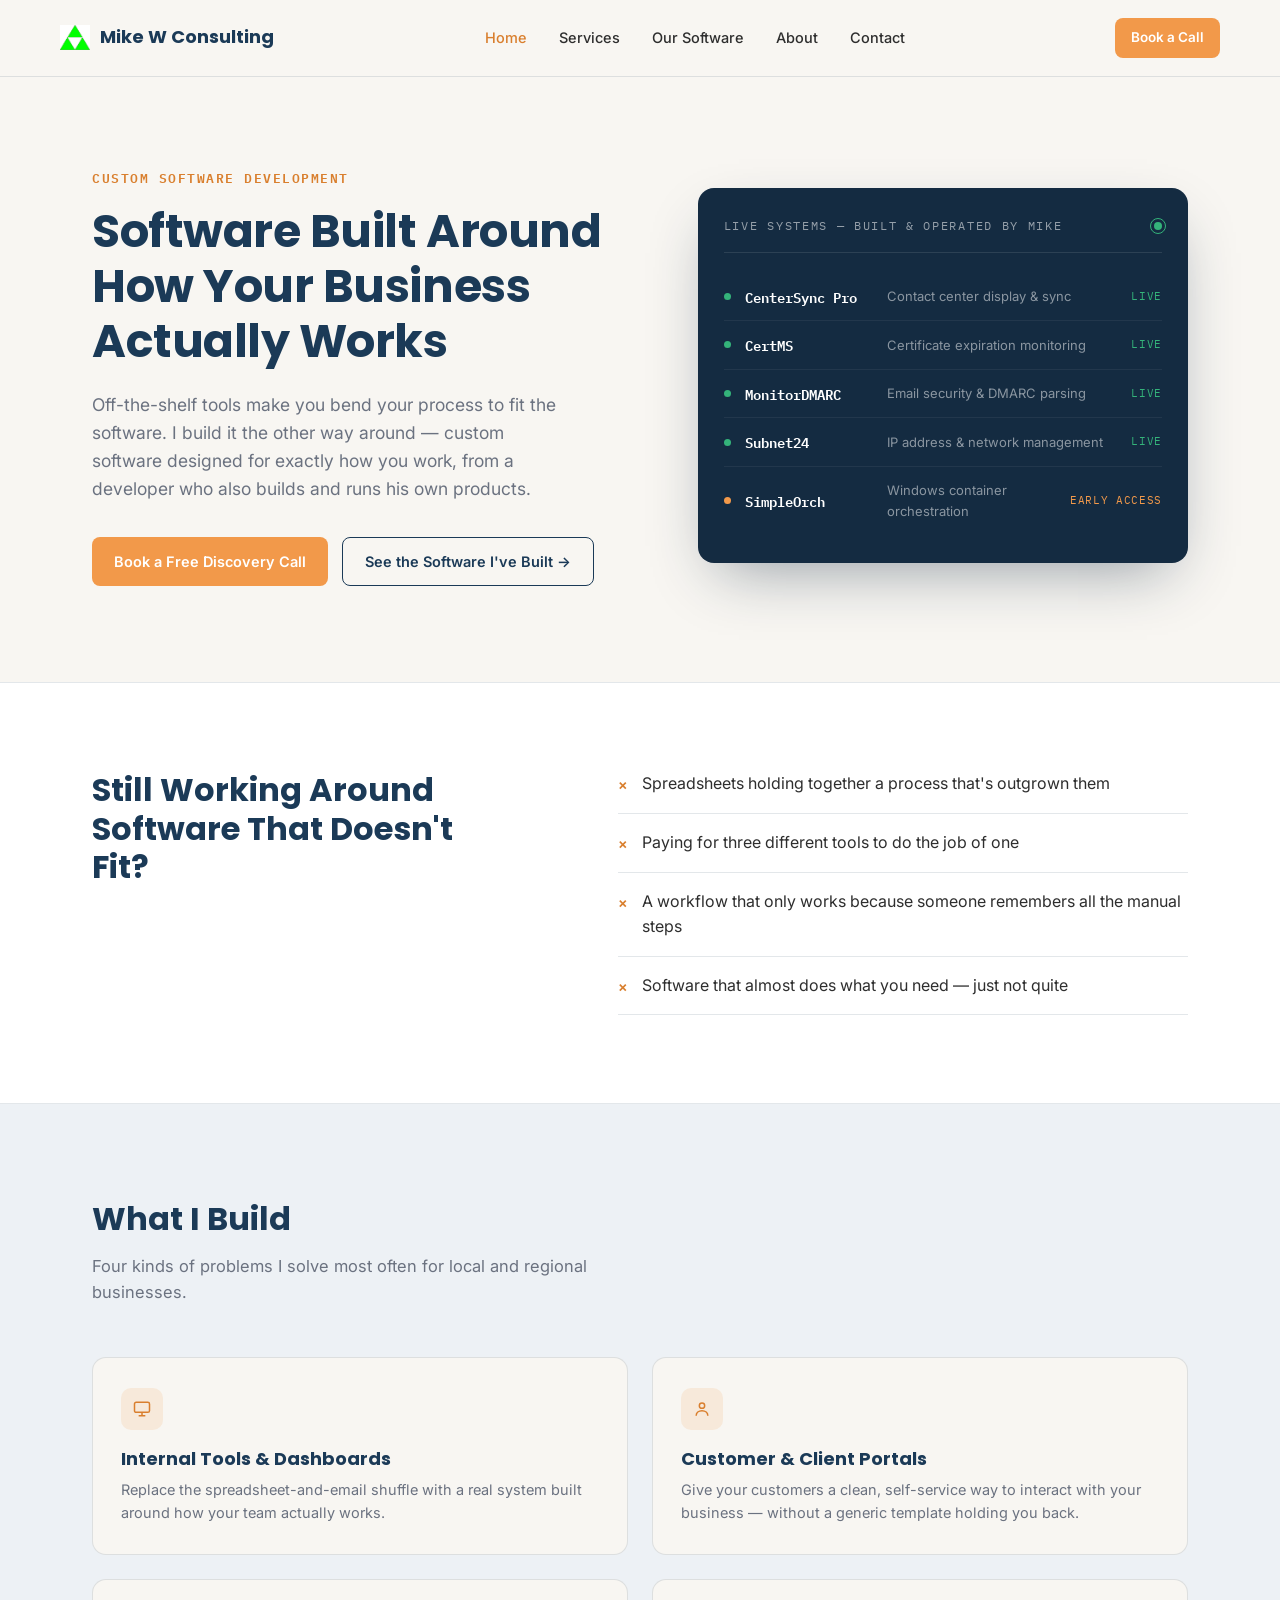
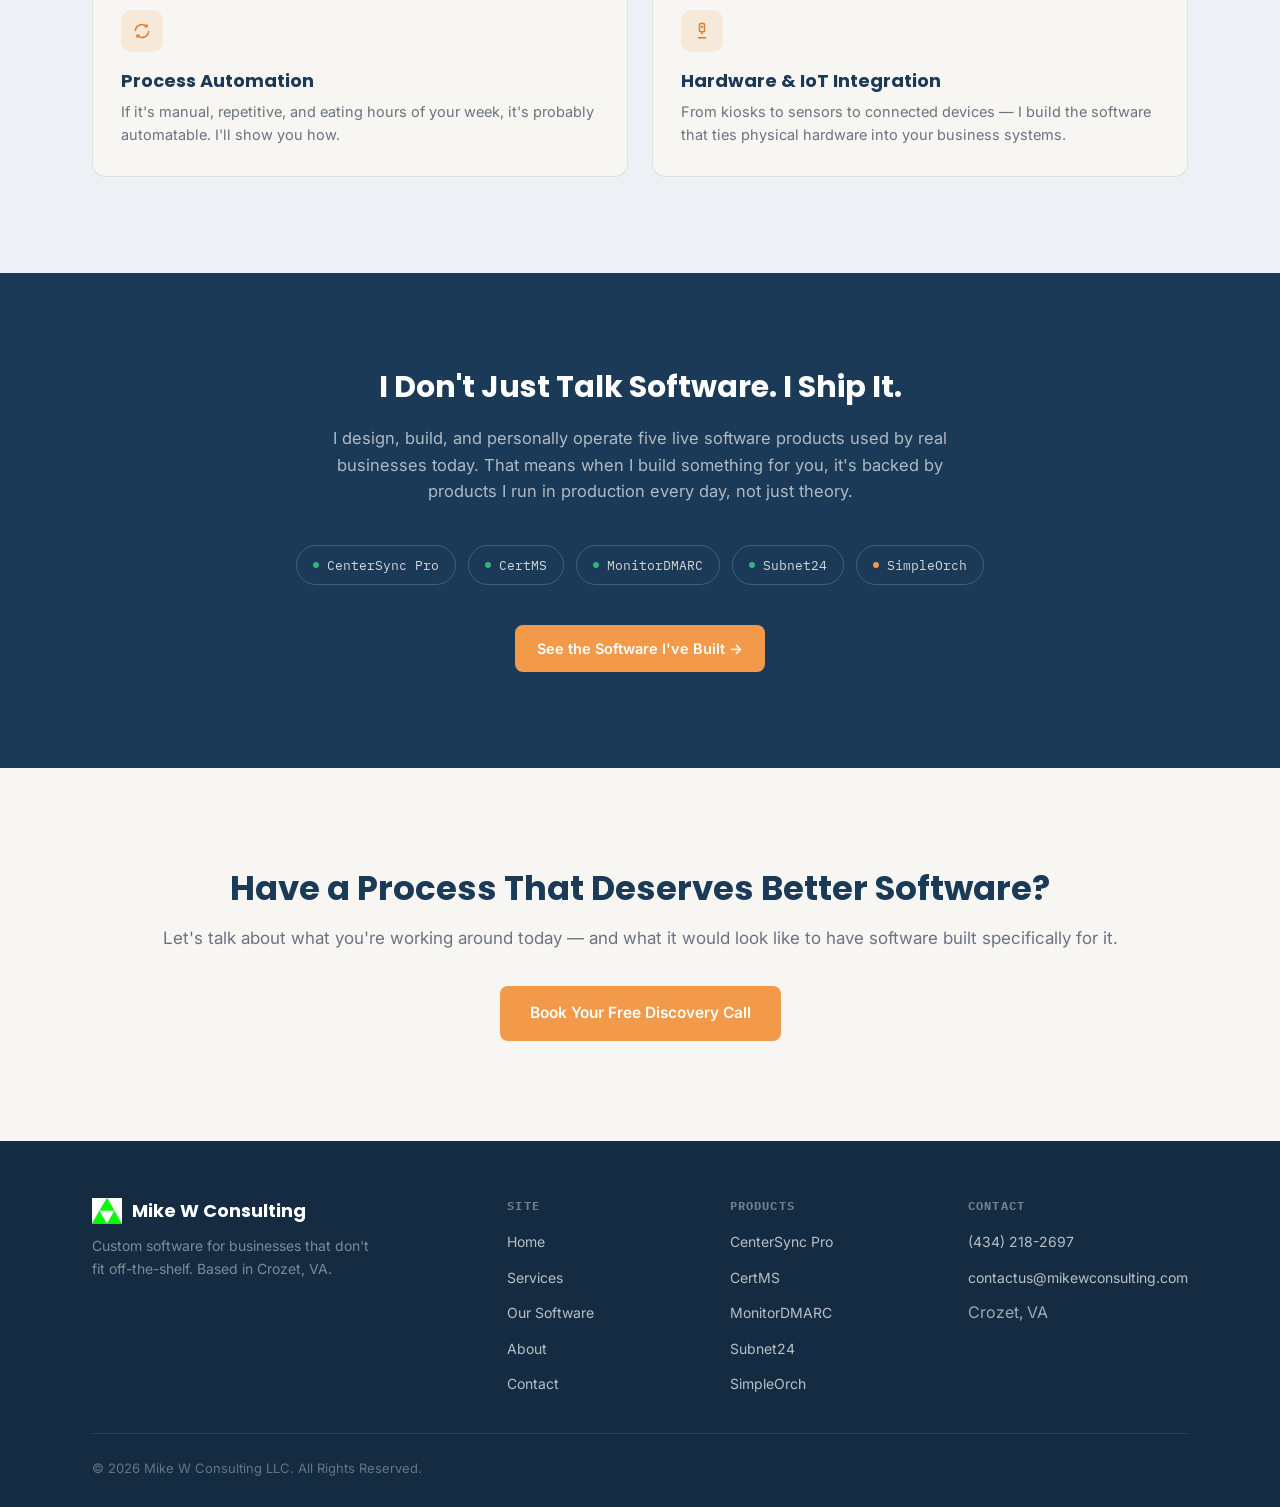
<file: index.html>
<!DOCTYPE html>
<html lang="en">
<head>
<meta charset="UTF-8">
<meta name="viewport" content="width=device-width, initial-scale=1.0">
<link rel="icon" type="image/x-icon" href="images/favicon.ico">
<title>Custom Software Development | Mike W Consulting LLC</title>
<meta name="description" content="Custom software for businesses that don't fit off-the-shelf. Serving Crozet, Charlottesville, Waynesboro, and the surrounding areas.">
<link rel="preconnect" href="https://fonts.googleapis.com">
<link rel="preconnect" href="https://fonts.gstatic.com" crossorigin>
<link href="https://fonts.googleapis.com/css2?family=Poppins:wght@500;600;700&family=Inter:wght@400;500;600&family=IBM+Plex+Mono:wght@500;600&display=swap" rel="stylesheet">
<link rel="stylesheet" href="styles.css">
</head>
<body>

<header>
  <div class="wrap nav-inner">
    <a href="index.html" class="logo"><img src="images/MWC-Logo-Tight2.png" alt="Mike W Consulting Logo" class="logo-img"> Mike W Consulting</a>
    <nav aria-label="Primary">
      <ul id="nav-list">
        <li><a href="index.html" class="active">Home</a></li>
        <li><a href="services.html">Services</a></li>
        <li><a href="our-software.html">Our Software</a></li>
        <li><a href="about.html">About</a></li>
        <li><a href="contact.html">Contact</a></li>
      </ul>
    </nav>
    <div class="nav-actions">
      <a href="contact.html" class="btn btn-primary btn-sm nav-cta">Book a Call</a>
      <button class="nav-toggle" id="nav-toggle" aria-expanded="false" aria-controls="nav-list" aria-label="Toggle menu">
        <span></span><span></span><span></span>
      </button>
    </div>
  </div>
</header>

<section class="hero">
  <div class="wrap hero-grid">
    <div>
      <span class="eyebrow">Custom Software Development</span>
      <h1>Software Built Around How Your Business Actually Works</h1>
      <p class="lede">Off-the-shelf tools make you bend your process to fit the software. I build it the other way around — custom software designed for exactly how you work, from a developer who also builds and runs his own products.</p>
      <div class="hero-ctas">
        <a href="contact.html" class="btn btn-primary">Book a Free Discovery Call</a>
        <a href="our-software.html" class="btn btn-outline">See the Software I've Built &rarr;</a>
      </div>
    </div>

    <div class="systems-panel">
      <div class="systems-panel-head">
        <span class="systems-panel-title">Live Systems &mdash; Built &amp; Operated by Mike</span>
        <span class="pulse-dot" aria-hidden="true"></span>
      </div>

      <div class="system-row">
        <span class="status-dot"></span>
        <span class="system-name">CenterSync Pro</span>
        <span class="system-desc">Contact center display &amp; sync</span>
        <span class="system-status">Live</span>
      </div>
      <div class="system-row">
        <span class="status-dot"></span>
        <span class="system-name">CertMS</span>
        <span class="system-desc">Certificate expiration monitoring</span>
        <span class="system-status">Live</span>
      </div>
      <div class="system-row">
        <span class="status-dot"></span>
        <span class="system-name">MonitorDMARC</span>
        <span class="system-desc">Email security &amp; DMARC parsing</span>
        <span class="system-status">Live</span>
      </div>
      <div class="system-row">
        <span class="status-dot"></span>
        <span class="system-name">Subnet24</span>
        <span class="system-desc">IP address &amp; network management</span>
        <span class="system-status">Live</span>
      </div>
      <div class="system-row">
        <span class="status-dot amber"></span>
        <span class="system-name">SimpleOrch</span>
        <span class="system-desc">Windows container orchestration</span>
        <span class="system-status amber">Early Access</span>
      </div>
    </div>
  </div>
</section>

<section class="problem">
  <div class="wrap problem-grid">
    <h2>Still Working Around Software That Doesn't Fit?</h2>
    <ul class="problem-list">
      <li><span class="x">&times;</span> Spreadsheets holding together a process that's outgrown them</li>
      <li><span class="x">&times;</span> Paying for three different tools to do the job of one</li>
      <li><span class="x">&times;</span> A workflow that only works because someone remembers all the manual steps</li>
      <li><span class="x">&times;</span> Software that almost does what you need &mdash; just not quite</li>
    </ul>
  </div>
</section>

<section class="build">
  <div class="wrap">
    <div class="build-head">
      <h2>What I Build</h2>
      <p>Four kinds of problems I solve most often for local and regional businesses.</p>
    </div>
    <div class="build-grid">
      <div class="build-card">
        <div class="build-icon">
          <svg width="20" height="20" viewBox="0 0 24 24" fill="none" stroke="#D97F2E" stroke-width="1.8"><rect x="3" y="4" width="18" height="12" rx="2"/><path d="M8 20h8M12 16v4"/></svg>
        </div>
        <h3>Internal Tools &amp; Dashboards</h3>
        <p>Replace the spreadsheet-and-email shuffle with a real system built around how your team actually works.</p>
      </div>
      <div class="build-card">
        <div class="build-icon">
          <svg width="20" height="20" viewBox="0 0 24 24" fill="none" stroke="#D97F2E" stroke-width="1.8"><circle cx="12" cy="8" r="3.2"/><path d="M5 20c0-3.5 3-6 7-6s7 2.5 7 6"/></svg>
        </div>
        <h3>Customer &amp; Client Portals</h3>
        <p>Give your customers a clean, self-service way to interact with your business &mdash; without a generic template holding you back.</p>
      </div>
      <div class="build-card">
        <div class="build-icon">
          <svg width="20" height="20" viewBox="0 0 24 24" fill="none" stroke="#D97F2E" stroke-width="1.8"><path d="M4 12a8 8 0 0 1 14-5"/><path d="M20 12a8 8 0 0 1-14 5"/><path d="M18 4v3h-3M6 20v-3h3"/></svg>
        </div>
        <h3>Process Automation</h3>
        <p>If it's manual, repetitive, and eating hours of your week, it's probably automatable. I'll show you how.</p>
      </div>
      <div class="build-card">
        <div class="build-icon">
          <svg width="20" height="20" viewBox="0 0 24 24" fill="none" stroke="#D97F2E" stroke-width="1.8"><rect x="9" y="3" width="6" height="10" rx="1.2"/><path d="M12 13v3M7 20h10"/><circle cx="12" cy="7" r="1.4" fill="#D97F2E" stroke="none"/></svg>
        </div>
        <h3>Hardware &amp; IoT Integration</h3>
        <p>From kiosks to sensors to connected devices &mdash; I build the software that ties physical hardware into your business systems.</p>
      </div>
    </div>
  </div>
</section>

<section class="proof">
  <div class="wrap">
    <h2>I Don't Just Talk Software. I Ship It.</h2>
    <p>I design, build, and personally operate five live software products used by real businesses today. That means when I build something for you, it's backed by products I run in production every day, not just theory.</p>
    <div class="proof-chips">
      <span class="chip"><span class="dot"></span>CenterSync Pro</span>
      <span class="chip"><span class="dot"></span>CertMS</span>
      <span class="chip"><span class="dot"></span>MonitorDMARC</span>
      <span class="chip"><span class="dot"></span>Subnet24</span>
      <span class="chip"><span class="dot amber"></span>SimpleOrch</span>
    </div>
    <a href="our-software.html" class="btn btn-primary">See the Software I've Built &rarr;</a>
  </div>
</section>

<section class="closing">
  <div class="wrap">
    <h2>Have a Process That Deserves Better Software?</h2>
    <p>Let's talk about what you're working around today &mdash; and what it would look like to have software built specifically for it.</p>
    <a href="contact.html" class="btn btn-primary btn-lg">Book Your Free Discovery Call</a>
  </div>
</section>

<footer>
  <div class="wrap">
    <div class="footer-top">
      <div class="footer-brand">
        <div class="logo"><img src="images/MWC-Logo-Tight2.png" alt="Mike W Consulting Logo" class="logo-img"> Mike W Consulting</div>
        <p>Custom software for businesses that don't fit off-the-shelf. Based in Crozet, VA.</p>
      </div>
      <div class="footer-col">
        <h4>Site</h4>
        <ul>
          <li><a href="index.html">Home</a></li>
          <li><a href="services.html">Services</a></li>
          <li><a href="our-software.html">Our Software</a></li>
          <li><a href="about.html">About</a></li>
          <li><a href="contact.html">Contact</a></li>
        </ul>
      </div>
      <div class="footer-col">
        <h4>Products</h4>
        <ul>
          <li><a href="https://centersyncpro.com" target="_blank" rel="noopener">CenterSync Pro</a></li>
          <li><a href="https://certms.com" target="_blank" rel="noopener">CertMS</a></li>
          <li><a href="https://monitordmarc.com" target="_blank" rel="noopener">MonitorDMARC</a></li>
          <li><a href="https://subnet24.com" target="_blank" rel="noopener">Subnet24</a></li>
          <li><a href="https://simpleorch.io" target="_blank" rel="noopener">SimpleOrch</a></li>
        </ul>
      </div>
      <div class="footer-col">
        <h4>Contact</h4>
        <ul>
          <li><a href="tel:4342182697">(434) 218-2697</a></li>
          <li><a href="mailto:contactus@mikewconsulting.com">contactus@mikewconsulting.com</a></li>
          <li>Crozet, VA</li>
        </ul>
      </div>
    </div>
    <div class="footer-bottom">
      <span>&copy; <span id="year">2026</span> Mike W Consulting LLC. All Rights Reserved.</span>
    </div>
  </div>
</footer>

<script src="script.js"></script>
</body>
</html>
</file>
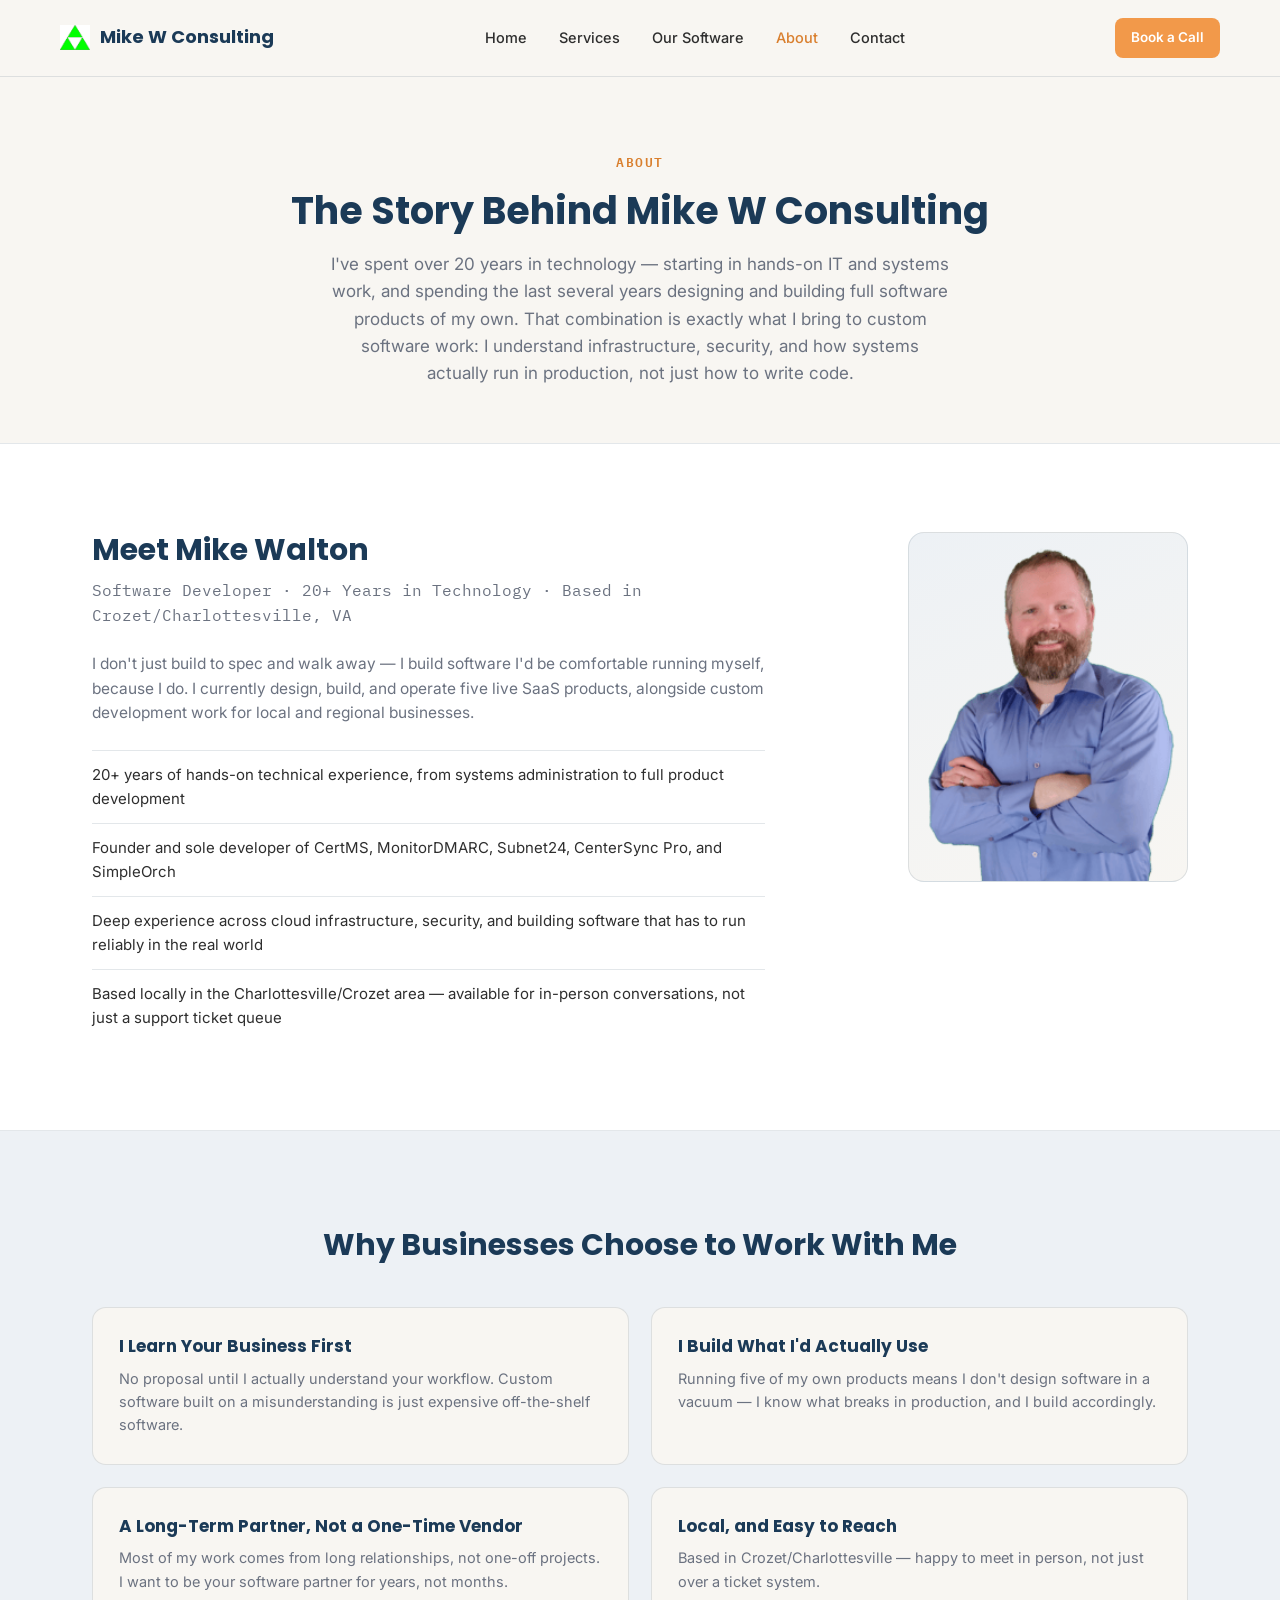
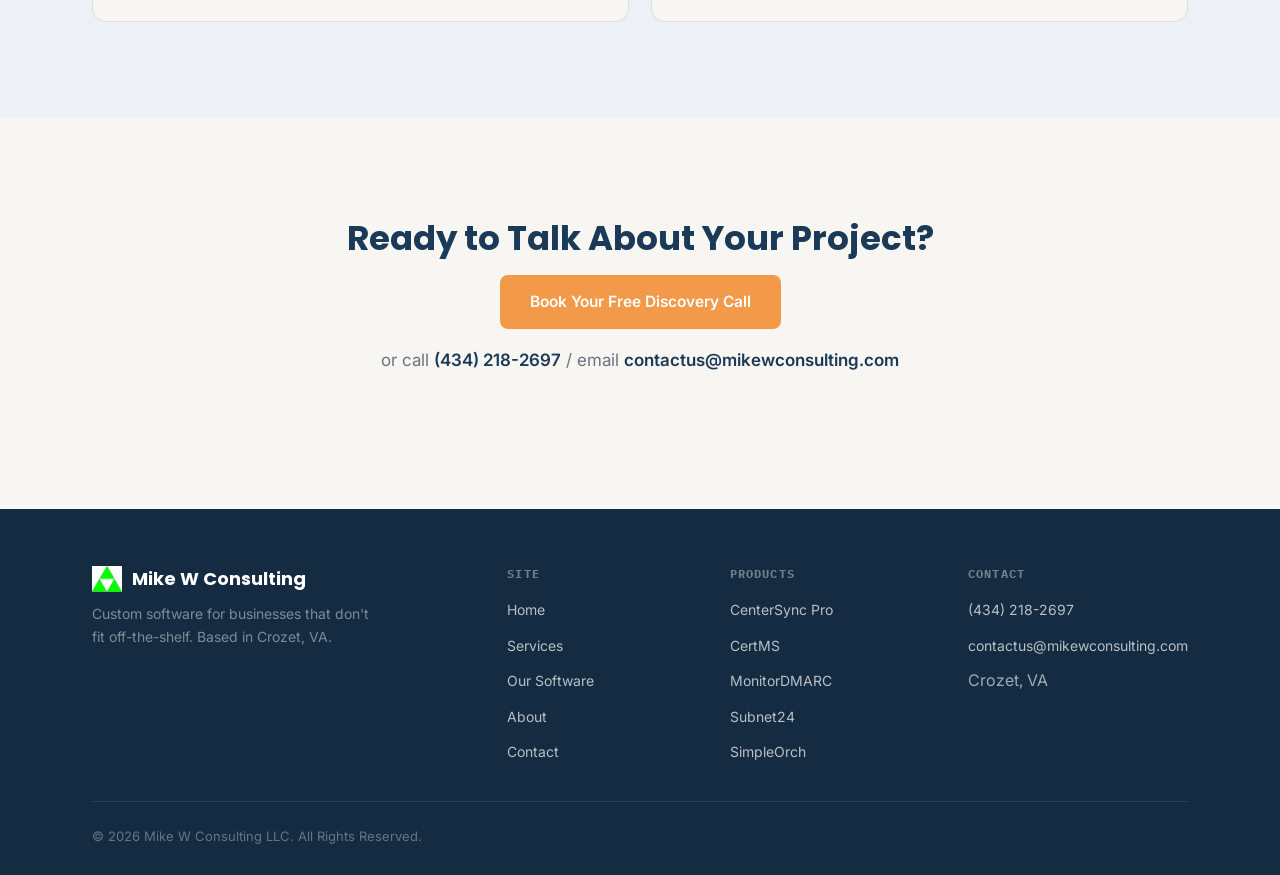
<file: about.html>
<!DOCTYPE html>
<html lang="en">
<head>
<meta charset="UTF-8">
<meta name="viewport" content="width=device-width, initial-scale=1.0">
<link rel="icon" type="image/x-icon" href="images/favicon.ico">
<title>About Mike Walton | Mike W Consulting LLC</title>
<meta name="description" content="Meet Mike Walton — 20+ years in technology, founder of five live SaaS products, now building custom software for local and regional businesses.">
<link rel="preconnect" href="https://fonts.googleapis.com">
<link rel="preconnect" href="https://fonts.gstatic.com" crossorigin>
<link href="https://fonts.googleapis.com/css2?family=Poppins:wght@500;600;700&family=Inter:wght@400;500;600&family=IBM+Plex+Mono:wght@500;600&display=swap" rel="stylesheet">
<link rel="stylesheet" href="styles.css">
</head>
<body>

<header>
  <div class="wrap nav-inner">
    <a href="index.html" class="logo"><img src="images/MWC-Logo-Tight2.png" alt="Mike W Consulting Logo" class="logo-img"> Mike W Consulting</a>
    <nav aria-label="Primary">
      <ul id="nav-list">
        <li><a href="index.html">Home</a></li>
        <li><a href="services.html">Services</a></li>
        <li><a href="our-software.html">Our Software</a></li>
        <li><a href="about.html" class="active">About</a></li>
        <li><a href="contact.html">Contact</a></li>
      </ul>
    </nav>
    <div class="nav-actions">
      <a href="contact.html" class="btn btn-primary btn-sm nav-cta">Book a Call</a>
      <button class="nav-toggle" id="nav-toggle" aria-expanded="false" aria-controls="nav-list" aria-label="Toggle menu">
        <span></span><span></span><span></span>
      </button>
    </div>
  </div>
</header>

<section class="page-hero">
  <div class="wrap">
    <span class="eyebrow">About</span>
    <h1>The Story Behind Mike W Consulting</h1>
    <p>I've spent over 20 years in technology &mdash; starting in hands-on IT and systems work, and spending the last several years designing and building full software products of my own. That combination is exactly what I bring to custom software work: I understand infrastructure, security, and how systems actually run in production, not just how to write code.</p>
  </div>
</section>

<section class="meet">
  <div class="wrap meet-grid">
    <div class="meet-copy">
      <h2>Meet Mike Walton</h2>
      <p class="meet-sub">Software Developer &middot; 20+ Years in Technology &middot; Based in Crozet/Charlottesville, VA</p>
      <p>I don't just build to spec and walk away &mdash; I build software I'd be comfortable running myself, because I do. I currently design, build, and operate five live SaaS products, alongside custom development work for local and regional businesses.</p>
      <ul class="bio-list">
        <li>20+ years of hands-on technical experience, from systems administration to full product development</li>
        <li>Founder and sole developer of CertMS, MonitorDMARC, Subnet24, CenterSync Pro, and SimpleOrch</li>
        <li>Deep experience across cloud infrastructure, security, and building software that has to run reliably in the real world</li>
        <li>Based locally in the Charlottesville/Crozet area &mdash; available for in-person conversations, not just a support ticket queue</li>
      </ul>
    </div>
    <div class="meet-photo">
      <div class="photo-frame" role="img" aria-label="Photo of Mike Walton placeholder — replace with a real headshot"><img src="images/Mike-Transparent4-248x300.png" alt="Photo of Mike Walton"></div>
    </div>
  </div>
</section>

<section class="reasons">
  <div class="wrap">
    <h2>Why Businesses Choose to Work With Me</h2>
    <div class="reasons-grid">
      <div class="reason-card">
        <h3>I Learn Your Business First</h3>
        <p>No proposal until I actually understand your workflow. Custom software built on a misunderstanding is just expensive off-the-shelf software.</p>
      </div>
      <div class="reason-card">
        <h3>I Build What I'd Actually Use</h3>
        <p>Running five of my own products means I don't design software in a vacuum &mdash; I know what breaks in production, and I build accordingly.</p>
      </div>
      <div class="reason-card">
        <h3>A Long-Term Partner, Not a One-Time Vendor</h3>
        <p>Most of my work comes from long relationships, not one-off projects. I want to be your software partner for years, not months.</p>
      </div>
      <div class="reason-card">
        <h3>Local, and Easy to Reach</h3>
        <p>Based in Crozet/Charlottesville &mdash; happy to meet in person, not just over a ticket system.</p>
      </div>
    </div>
  </div>
</section>

<section class="closing">
  <div class="wrap">
    <h2>Ready to Talk About Your Project?</h2>
    <a href="contact.html" class="btn btn-primary btn-lg">Book Your Free Discovery Call</a>
    <p class="closing-alt">or call <a href="tel:4342182697">(434) 218-2697</a> / email <a href="mailto:contactus@mikewconsulting.com">contactus@mikewconsulting.com</a></p>
  </div>
</section>

<footer>
  <div class="wrap">
    <div class="footer-top">
      <div class="footer-brand">
        <div class="logo"><img src="images/MWC-Logo-Tight2.png" alt="Mike W Consulting Logo" class="logo-img"> Mike W Consulting</div>
        <p>Custom software for businesses that don't fit off-the-shelf. Based in Crozet, VA.</p>
      </div>
      <div class="footer-col">
        <h4>Site</h4>
        <ul>
          <li><a href="index.html">Home</a></li>
          <li><a href="services.html">Services</a></li>
          <li><a href="our-software.html">Our Software</a></li>
          <li><a href="about.html">About</a></li>
          <li><a href="contact.html">Contact</a></li>
        </ul>
      </div>
      <div class="footer-col">
        <h4>Products</h4>
        <ul>
          <li><a href="https://centersyncpro.com" target="_blank" rel="noopener">CenterSync Pro</a></li>
          <li><a href="https://certms.com" target="_blank" rel="noopener">CertMS</a></li>
          <li><a href="https://monitordmarc.com" target="_blank" rel="noopener">MonitorDMARC</a></li>
          <li><a href="https://subnet24.com" target="_blank" rel="noopener">Subnet24</a></li>
          <li><a href="https://simpleorch.io" target="_blank" rel="noopener">SimpleOrch</a></li>
        </ul>
      </div>
      <div class="footer-col">
        <h4>Contact</h4>
        <ul>
          <li><a href="tel:4342182697">(434) 218-2697</a></li>
          <li><a href="mailto:contactus@mikewconsulting.com">contactus@mikewconsulting.com</a></li>
          <li>Crozet, VA</li>
        </ul>
      </div>
    </div>
    <div class="footer-bottom">
      <span>&copy; <span id="year">2026</span> Mike W Consulting LLC. All Rights Reserved.</span>
    </div>
  </div>
</footer>

<script src="script.js"></script>
</body>
</html>
</file>
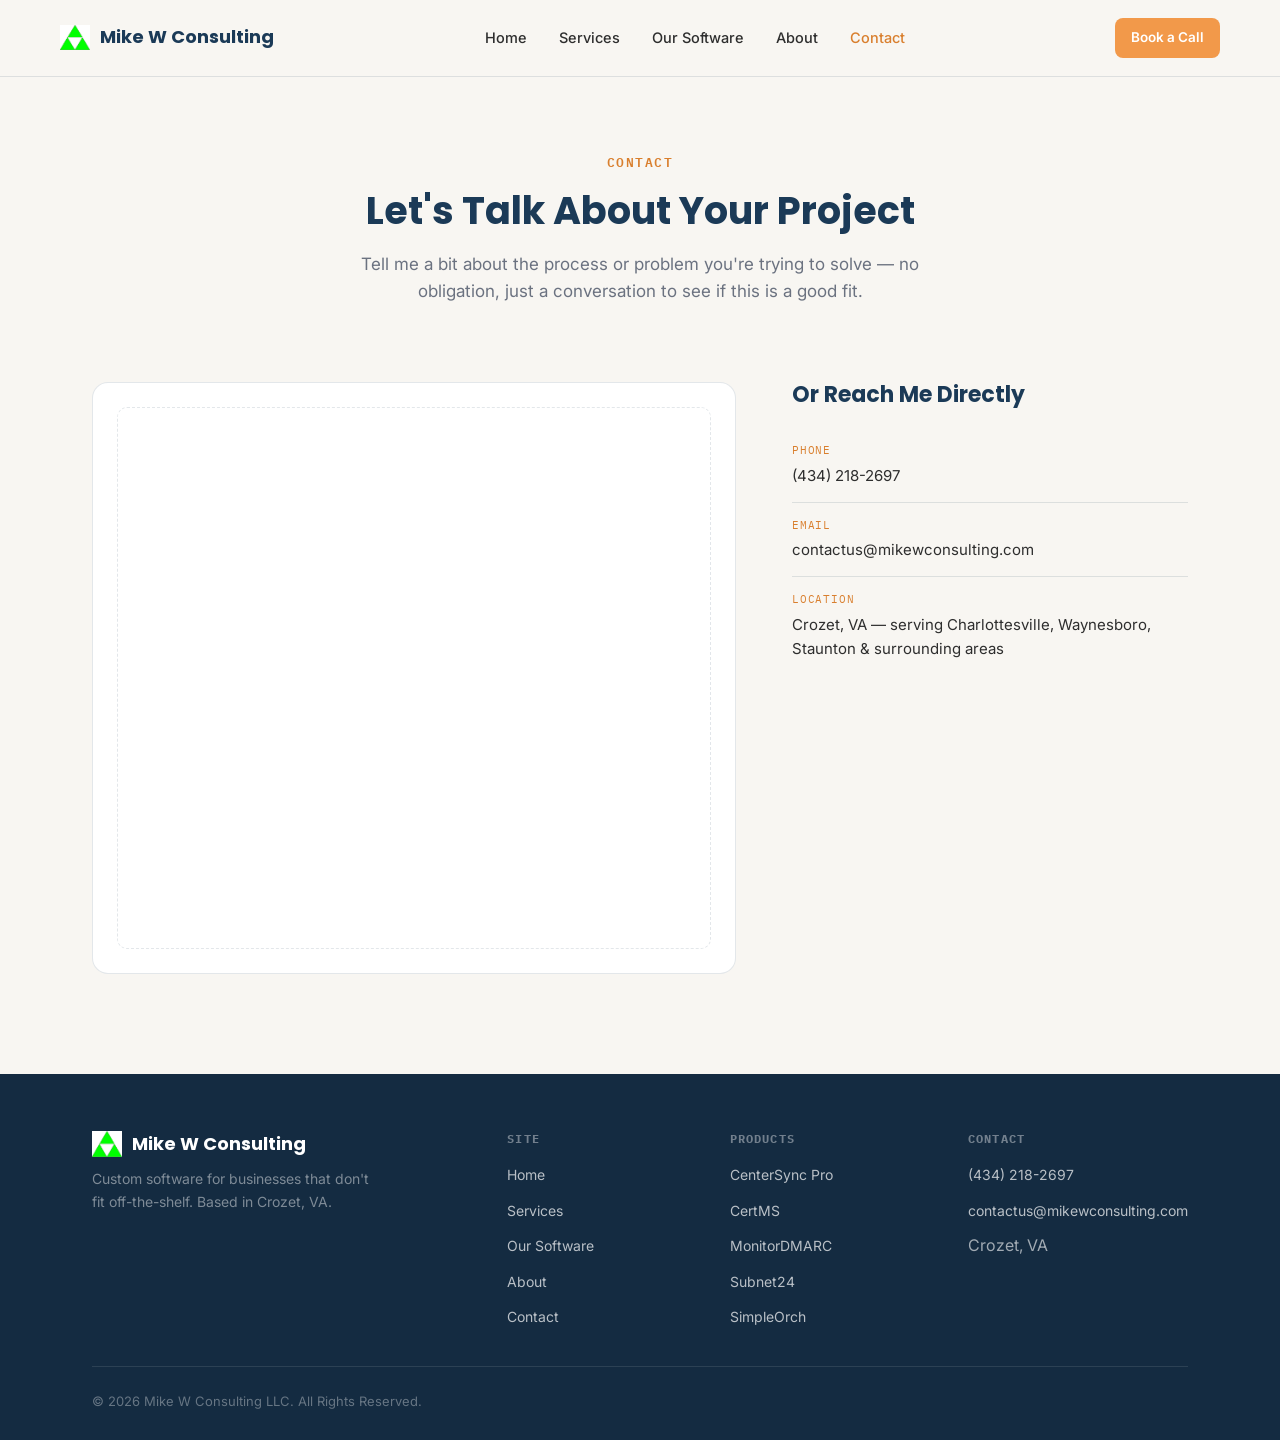
<file: contact.html>
<!DOCTYPE html>
<html lang="en">
<head>
<meta charset="UTF-8">
<meta name="viewport" content="width=device-width, initial-scale=1.0">
<link rel="icon" type="image/x-icon" href="images/favicon.ico">
<title>Contact | Mike W Consulting LLC</title>
<meta name="description" content="Get in touch about your custom software project — free discovery call, no obligation.">
<link rel="preconnect" href="https://fonts.googleapis.com">
<link rel="preconnect" href="https://fonts.gstatic.com" crossorigin>
<link href="https://fonts.googleapis.com/css2?family=Poppins:wght@500;600;700&family=Inter:wght@400;500;600&family=IBM+Plex+Mono:wght@500;600&display=swap" rel="stylesheet">
<link rel="stylesheet" href="styles.css">
</head>
<body>

<header>
  <div class="wrap nav-inner">
    <a href="index.html" class="logo"><img src="images/MWC-Logo-Tight2.png" alt="Mike W Consulting Logo" class="logo-img"> Mike W Consulting</a>
    <nav aria-label="Primary">
      <ul id="nav-list">
        <li><a href="index.html">Home</a></li>
        <li><a href="services.html">Services</a></li>
        <li><a href="our-software.html">Our Software</a></li>
        <li><a href="about.html">About</a></li>
        <li><a href="contact.html" class="active">Contact</a></li>
      </ul>
    </nav>
    <div class="nav-actions">
      <a href="contact.html" class="btn btn-primary btn-sm nav-cta">Book a Call</a>
      <button class="nav-toggle" id="nav-toggle" aria-expanded="false" aria-controls="nav-list" aria-label="Toggle menu">
        <span></span><span></span><span></span>
      </button>
    </div>
  </div>
</header>

<section class="page-hero">
  <div class="wrap">
    <span class="eyebrow">Contact</span>
    <h1>Let's Talk About Your Project</h1>
    <p>Tell me a bit about the process or problem you're trying to solve &mdash; no obligation, just a conversation to see if this is a good fit.</p>
  </div>
</section>

<section class="contact-body">
  <div class="wrap contact-grid">

    <div class="zoho-embed">
      <!--
        Replace this placeholder with your Zoho Forms embed code.
        In Zoho Forms: open your form > Share > Embed > copy the <iframe> snippet
        and paste it in place of the div below. Leads will land directly in
        Zoho CRM the same way your other Zoho-connected forms do.
      -->
      <div class="zoho-embed-placeholder">
        <iframe aria-label='Mike W Consulting - Contact' frameborder="0" style="height:500px;width:99%;border:none;" src='https://forms.zohopublic.com/mike110/form/MikeWConsultingContact/formperma/SYswx5tvtmQpga8l4B3oLrfYx8Pnc8SF1f9ufoirlp8' >
</iframe>
      </div>
    </div>

    <div class="contact-direct">
      <h2>Or Reach Me Directly</h2>
      <ul>
        <li><span class="label">Phone</span><a href="tel:4342182697">(434) 218-2697</a></li>
        <li><span class="label">Email</span><a href="mailto:contactus@mikewconsulting.com">contactus@mikewconsulting.com</a></li>
        <li><span class="label">Location</span>Crozet, VA &mdash; serving Charlottesville, Waynesboro, Staunton &amp; surrounding areas</li>
      </ul>
    </div>

  </div>
</section>

<footer>
  <div class="wrap">
    <div class="footer-top">
      <div class="footer-brand">
        <div class="logo"><img src="images/MWC-Logo-Tight2.png" alt="Mike W Consulting Logo" class="logo-img"> Mike W Consulting</div>
        <p>Custom software for businesses that don't fit off-the-shelf. Based in Crozet, VA.</p>
      </div>
      <div class="footer-col">
        <h4>Site</h4>
        <ul>
          <li><a href="index.html">Home</a></li>
          <li><a href="services.html">Services</a></li>
          <li><a href="our-software.html">Our Software</a></li>
          <li><a href="about.html">About</a></li>
          <li><a href="contact.html">Contact</a></li>
        </ul>
      </div>
      <div class="footer-col">
        <h4>Products</h4>
        <ul>
          <li><a href="https://centersyncpro.com" target="_blank" rel="noopener">CenterSync Pro</a></li>
          <li><a href="https://certms.com" target="_blank" rel="noopener">CertMS</a></li>
          <li><a href="https://monitordmarc.com" target="_blank" rel="noopener">MonitorDMARC</a></li>
          <li><a href="https://subnet24.com" target="_blank" rel="noopener">Subnet24</a></li>
          <li><a href="https://simpleorch.io" target="_blank" rel="noopener">SimpleOrch</a></li>
        </ul>
      </div>
      <div class="footer-col">
        <h4>Contact</h4>
        <ul>
          <li><a href="tel:4342182697">(434) 218-2697</a></li>
          <li><a href="mailto:contactus@mikewconsulting.com">contactus@mikewconsulting.com</a></li>
          <li>Crozet, VA</li>
        </ul>
      </div>
    </div>
    <div class="footer-bottom">
      <span>&copy; <span id="year">2026</span> Mike W Consulting LLC. All Rights Reserved.</span>
    </div>
  </div>
</footer>

<script src="script.js"></script>
</body>
</html>
</file>
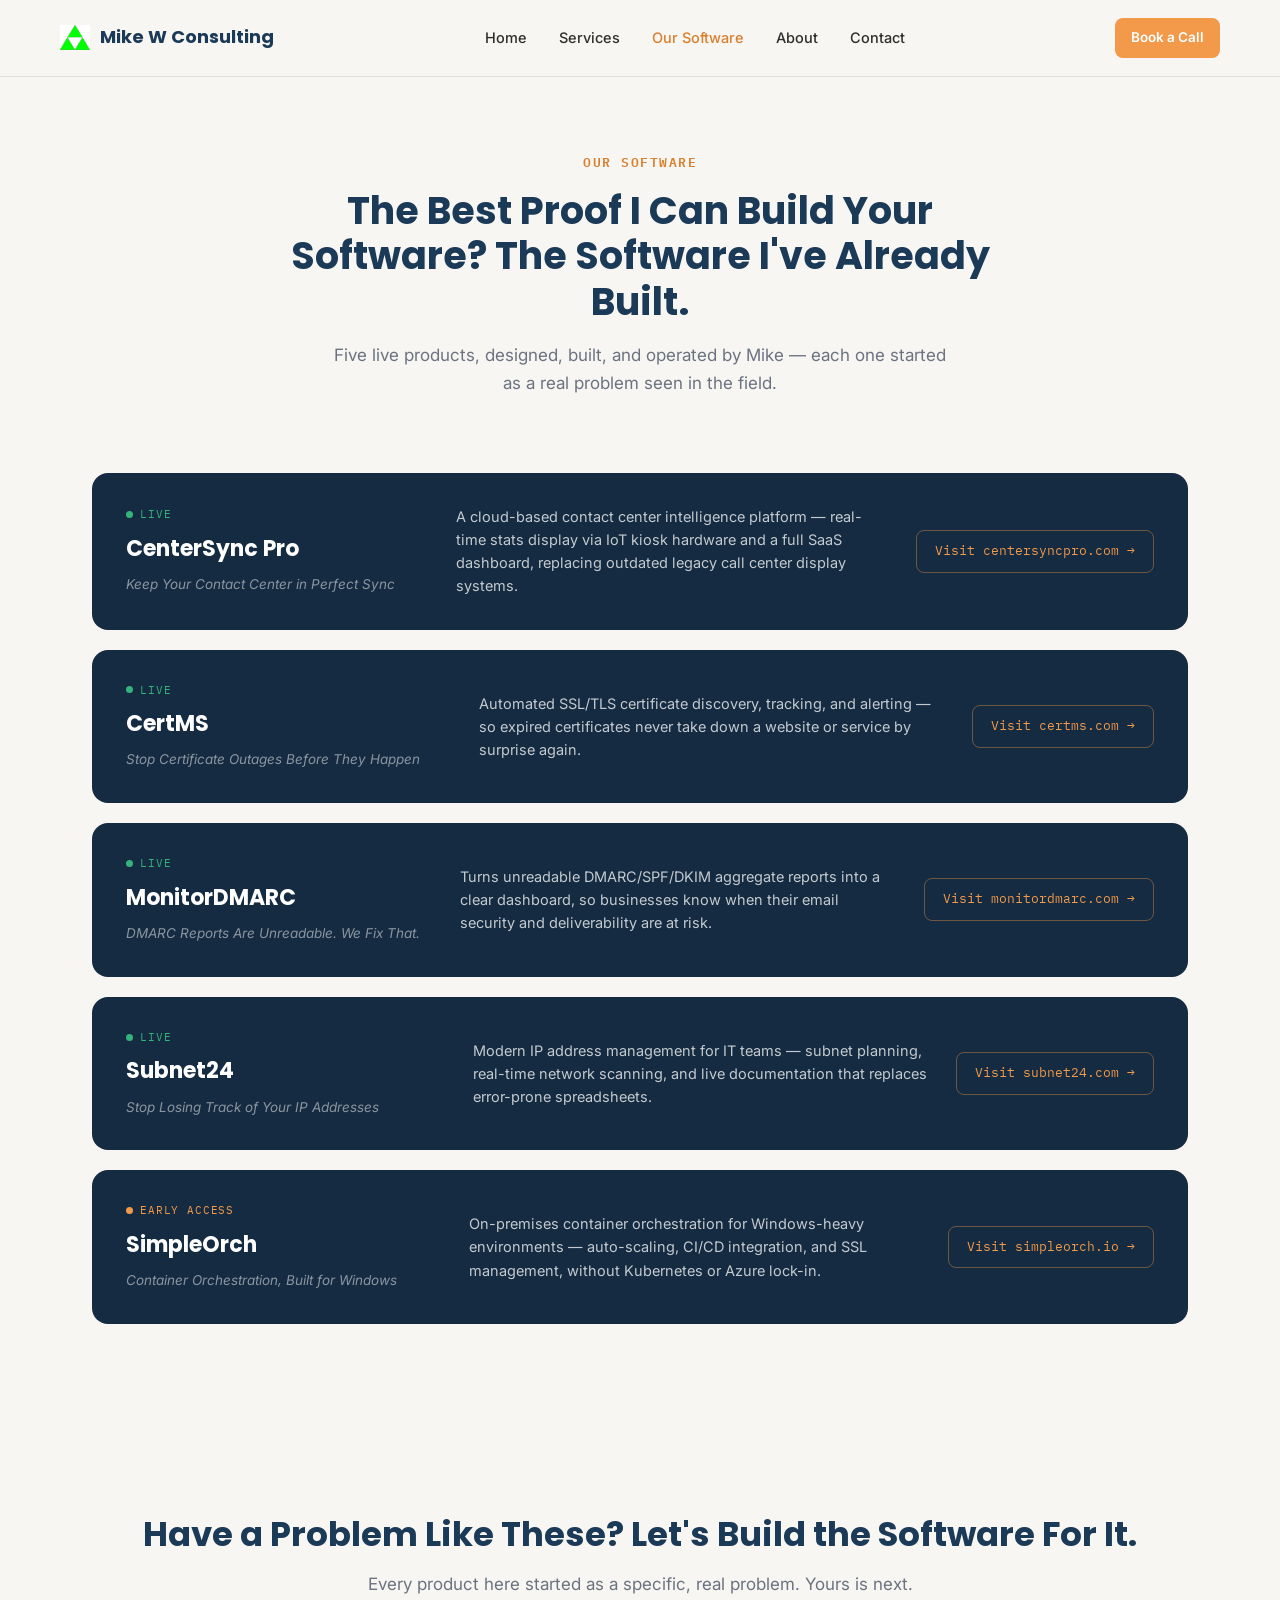
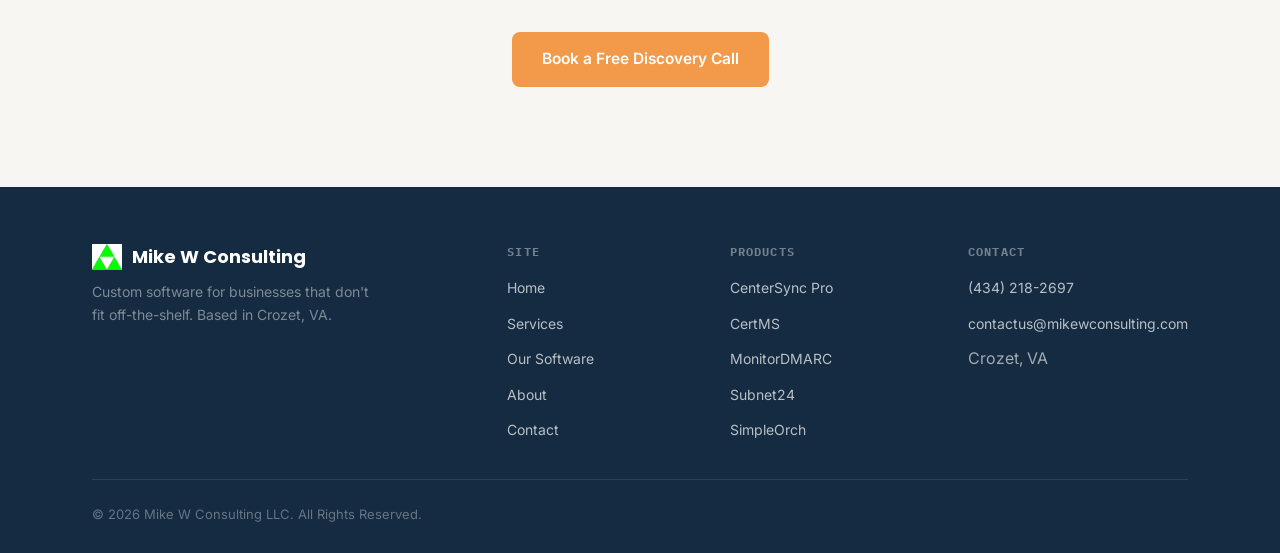
<file: our-software.html>
<!DOCTYPE html>
<html lang="en">
<head>
<meta charset="UTF-8">
<meta name="viewport" content="width=device-width, initial-scale=1.0">
<link rel="icon" type="image/x-icon" href="images/favicon.ico">
<title>Software We've Built | Mike W Consulting LLC</title>
<meta name="description" content="Five live software products designed, built, and operated by Mike Walton — CenterSync Pro, CertMS, MonitorDMARC, Subnet24, and SimpleOrch.">
<link rel="preconnect" href="https://fonts.googleapis.com">
<link rel="preconnect" href="https://fonts.gstatic.com" crossorigin>
<link href="https://fonts.googleapis.com/css2?family=Poppins:wght@500;600;700&family=Inter:wght@400;500;600&family=IBM+Plex+Mono:wght@500;600&display=swap" rel="stylesheet">
<link rel="stylesheet" href="styles.css">
</head>
<body>

<header>
  <div class="wrap nav-inner">
    <a href="index.html" class="logo"><img src="images/MWC-Logo-Tight2.png" alt="Mike W Consulting Logo" class="logo-img"> Mike W Consulting</a>
    <nav aria-label="Primary">
      <ul id="nav-list">
        <li><a href="index.html">Home</a></li>
        <li><a href="services.html">Services</a></li>
        <li><a href="our-software.html" class="active">Our Software</a></li>
        <li><a href="about.html">About</a></li>
        <li><a href="contact.html">Contact</a></li>
      </ul>
    </nav>
    <div class="nav-actions">
      <a href="contact.html" class="btn btn-primary btn-sm nav-cta">Book a Call</a>
      <button class="nav-toggle" id="nav-toggle" aria-expanded="false" aria-controls="nav-list" aria-label="Toggle menu">
        <span></span><span></span><span></span>
      </button>
    </div>
  </div>
</header>

<section class="page-hero">
  <div class="wrap">
    <span class="eyebrow">Our Software</span>
    <h1>The Best Proof I Can Build Your Software? The Software I've Already Built.</h1>
    <p>Five live products, designed, built, and operated by Mike &mdash; each one started as a real problem seen in the field.</p>
  </div>
</section>

<section class="products">
  <div class="wrap product-grid">

    <div class="product-card">
      <div class="product-id">
        <span class="product-status"><span class="status-dot"></span>Live</span>
        <div class="product-name">CenterSync Pro</div>
        <div class="product-tagline">Keep Your Contact Center in Perfect Sync</div>
      </div>
      <div class="product-desc">A cloud-based contact center intelligence platform &mdash; real-time stats display via IoT kiosk hardware and a full SaaS dashboard, replacing outdated legacy call center display systems.</div>
      <a href="https://centersyncpro.com" target="_blank" rel="noopener" class="product-link">Visit centersyncpro.com &rarr;</a>
    </div>

    <div class="product-card">
      <div class="product-id">
        <span class="product-status"><span class="status-dot"></span>Live</span>
        <div class="product-name">CertMS</div>
        <div class="product-tagline">Stop Certificate Outages Before They Happen</div>
      </div>
      <div class="product-desc">Automated SSL/TLS certificate discovery, tracking, and alerting &mdash; so expired certificates never take down a website or service by surprise again.</div>
      <a href="https://certms.com" target="_blank" rel="noopener" class="product-link">Visit certms.com &rarr;</a>
    </div>

    <div class="product-card">
      <div class="product-id">
        <span class="product-status"><span class="status-dot"></span>Live</span>
        <div class="product-name">MonitorDMARC</div>
        <div class="product-tagline">DMARC Reports Are Unreadable. We Fix That.</div>
      </div>
      <div class="product-desc">Turns unreadable DMARC/SPF/DKIM aggregate reports into a clear dashboard, so businesses know when their email security and deliverability are at risk.</div>
      <a href="https://monitordmarc.com" target="_blank" rel="noopener" class="product-link">Visit monitordmarc.com &rarr;</a>
    </div>

    <div class="product-card">
      <div class="product-id">
        <span class="product-status"><span class="status-dot"></span>Live</span>
        <div class="product-name">Subnet24</div>
        <div class="product-tagline">Stop Losing Track of Your IP Addresses</div>
      </div>
      <div class="product-desc">Modern IP address management for IT teams &mdash; subnet planning, real-time network scanning, and live documentation that replaces error-prone spreadsheets.</div>
      <a href="https://subnet24.com" target="_blank" rel="noopener" class="product-link">Visit subnet24.com &rarr;</a>
    </div>

    <div class="product-card">
      <div class="product-id">
        <span class="product-status amber"><span class="status-dot amber"></span>Early Access</span>
        <div class="product-name">SimpleOrch</div>
        <div class="product-tagline">Container Orchestration, Built for Windows</div>
      </div>
      <div class="product-desc">On-premises container orchestration for Windows-heavy environments &mdash; auto-scaling, CI/CD integration, and SSL management, without Kubernetes or Azure lock-in.</div>
      <a href="https://simpleorch.io" target="_blank" rel="noopener" class="product-link">Visit simpleorch.io &rarr;</a>
    </div>

  </div>
</section>

<section class="closing">
  <div class="wrap">
    <h2>Have a Problem Like These? Let's Build the Software For It.</h2>
    <p>Every product here started as a specific, real problem. Yours is next.</p>
    <a href="contact.html" class="btn btn-primary btn-lg">Book a Free Discovery Call</a>
  </div>
</section>

<footer>
  <div class="wrap">
    <div class="footer-top">
      <div class="footer-brand">
        <div class="logo"><img src="images/MWC-Logo-Tight2.png" alt="Mike W Consulting Logo" class="logo-img"> Mike W Consulting</div>
        <p>Custom software for businesses that don't fit off-the-shelf. Based in Crozet, VA.</p>
      </div>
      <div class="footer-col">
        <h4>Site</h4>
        <ul>
          <li><a href="index.html">Home</a></li>
          <li><a href="services.html">Services</a></li>
          <li><a href="our-software.html">Our Software</a></li>
          <li><a href="about.html">About</a></li>
          <li><a href="contact.html">Contact</a></li>
        </ul>
      </div>
      <div class="footer-col">
        <h4>Products</h4>
        <ul>
          <li><a href="https://centersyncpro.com" target="_blank" rel="noopener">CenterSync Pro</a></li>
          <li><a href="https://certms.com" target="_blank" rel="noopener">CertMS</a></li>
          <li><a href="https://monitordmarc.com" target="_blank" rel="noopener">MonitorDMARC</a></li>
          <li><a href="https://subnet24.com" target="_blank" rel="noopener">Subnet24</a></li>
          <li><a href="https://simpleorch.io" target="_blank" rel="noopener">SimpleOrch</a></li>
        </ul>
      </div>
      <div class="footer-col">
        <h4>Contact</h4>
        <ul>
          <li><a href="tel:4342182697">(434) 218-2697</a></li>
          <li><a href="mailto:contactus@mikewconsulting.com">contactus@mikewconsulting.com</a></li>
          <li>Crozet, VA</li>
        </ul>
      </div>
    </div>
    <div class="footer-bottom">
      <span>&copy; <span id="year">2026</span> Mike W Consulting LLC. All Rights Reserved.</span>
    </div>
  </div>
</footer>

<script src="script.js"></script>
</body>
</html>
</file>
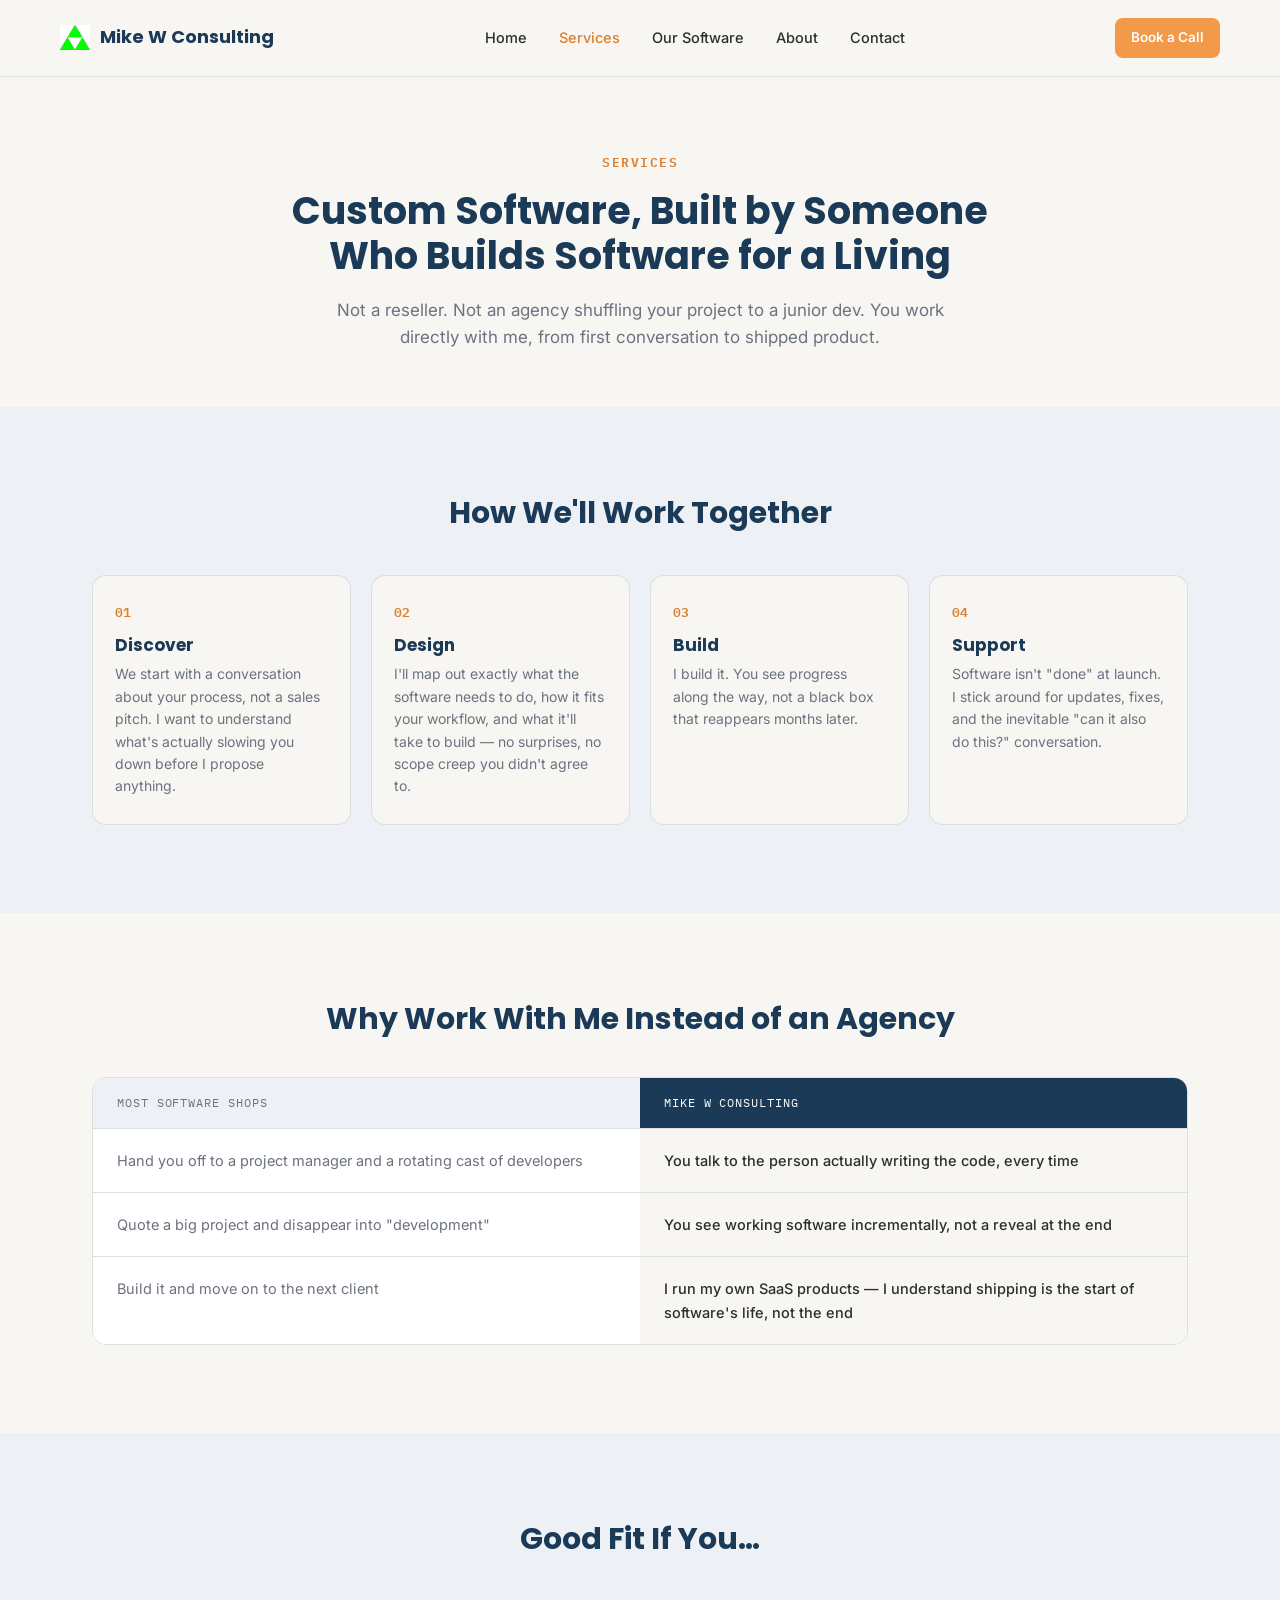
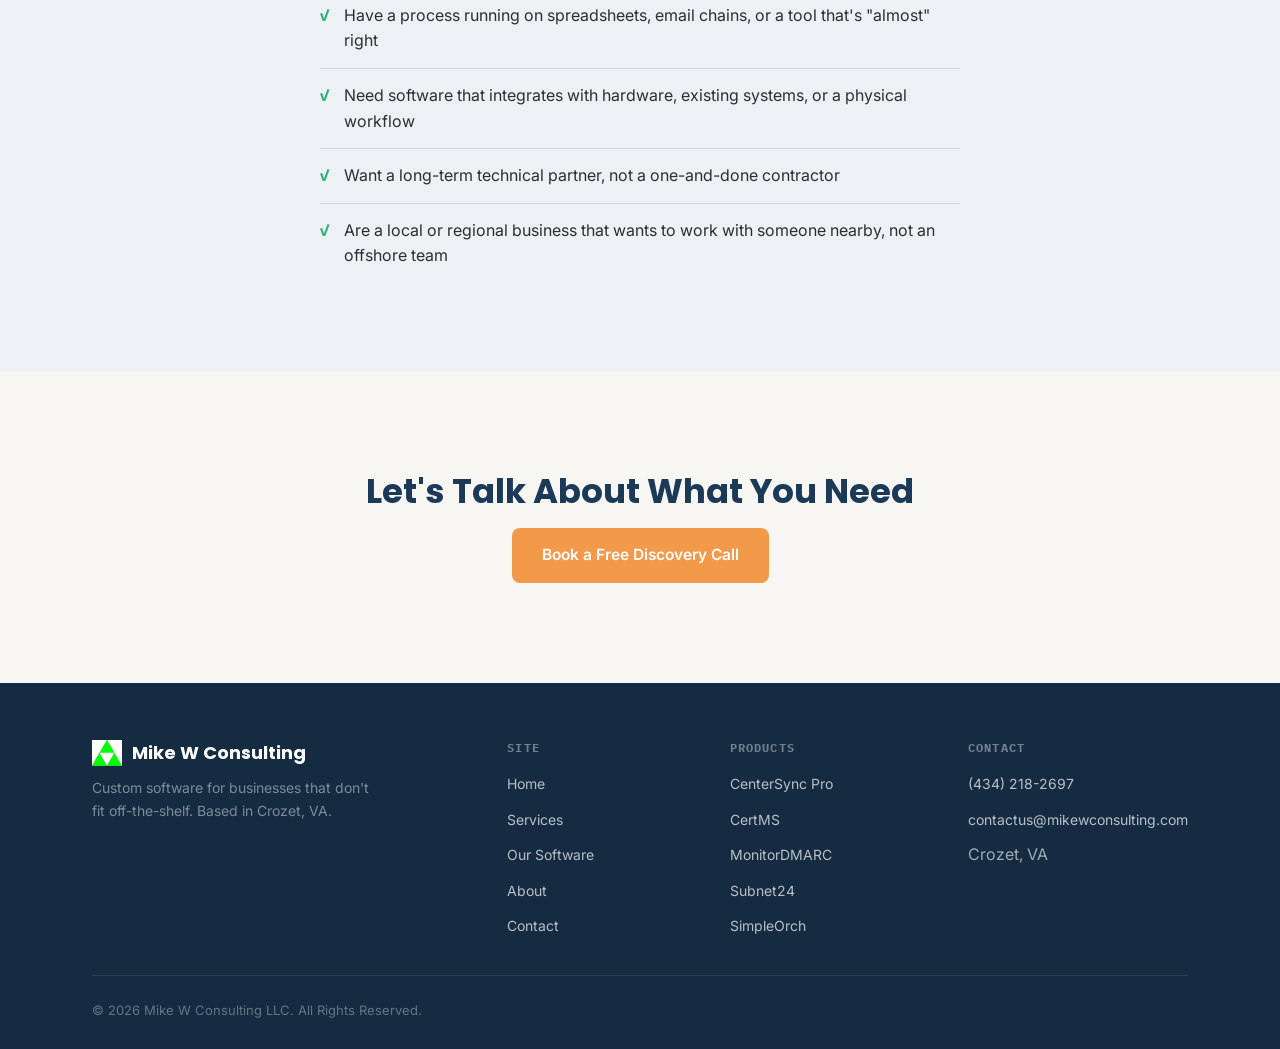
<file: services.html>
<!DOCTYPE html>
<html lang="en">
<head>
<meta charset="UTF-8">
<meta name="viewport" content="width=device-width, initial-scale=1.0">
<link rel="icon" type="image/x-icon" href="images/favicon.ico">
<title>Custom Software Development Services | Mike W Consulting LLC</title>
<meta name="description" content="Custom software development for local and regional businesses — built by the developer who writes the code, not an agency.">
<link rel="preconnect" href="https://fonts.googleapis.com">
<link rel="preconnect" href="https://fonts.gstatic.com" crossorigin>
<link href="https://fonts.googleapis.com/css2?family=Poppins:wght@500;600;700&family=Inter:wght@400;500;600&family=IBM+Plex+Mono:wght@500;600&display=swap" rel="stylesheet">
<link rel="stylesheet" href="styles.css">
</head>
<body>

<header>
  <div class="wrap nav-inner">
    <a href="index.html" class="logo"><img src="images/MWC-Logo-Tight2.png" alt="Mike W Consulting Logo" class="logo-img"> Mike W Consulting</a>
    <nav aria-label="Primary">
      <ul id="nav-list">
        <li><a href="index.html">Home</a></li>
        <li><a href="services.html" class="active">Services</a></li>
        <li><a href="our-software.html">Our Software</a></li>
        <li><a href="about.html">About</a></li>
        <li><a href="contact.html">Contact</a></li>
      </ul>
    </nav>
    <div class="nav-actions">
      <a href="contact.html" class="btn btn-primary btn-sm nav-cta">Book a Call</a>
      <button class="nav-toggle" id="nav-toggle" aria-expanded="false" aria-controls="nav-list" aria-label="Toggle menu">
        <span></span><span></span><span></span>
      </button>
    </div>
  </div>
</header>

<section class="page-hero">
  <div class="wrap">
    <span class="eyebrow">Services</span>
    <h1>Custom Software, Built by Someone Who Builds Software for a Living</h1>
    <p>Not a reseller. Not an agency shuffling your project to a junior dev. You work directly with me, from first conversation to shipped product.</p>
  </div>
</section>

<section class="steps">
  <div class="wrap">
    <h2>How We'll Work Together</h2>
    <div class="steps-grid">
      <div class="step-card">
        <span class="step-n">01</span>
        <h3>Discover</h3>
        <p>We start with a conversation about your process, not a sales pitch. I want to understand what's actually slowing you down before I propose anything.</p>
      </div>
      <div class="step-card">
        <span class="step-n">02</span>
        <h3>Design</h3>
        <p>I'll map out exactly what the software needs to do, how it fits your workflow, and what it'll take to build &mdash; no surprises, no scope creep you didn't agree to.</p>
      </div>
      <div class="step-card">
        <span class="step-n">03</span>
        <h3>Build</h3>
        <p>I build it. You see progress along the way, not a black box that reappears months later.</p>
      </div>
      <div class="step-card">
        <span class="step-n">04</span>
        <h3>Support</h3>
        <p>Software isn't "done" at launch. I stick around for updates, fixes, and the inevitable "can it also do this?" conversation.</p>
      </div>
    </div>
  </div>
</section>

<section class="compare">
  <div class="wrap">
    <h2>Why Work With Me Instead of an Agency</h2>
    <div class="compare-table">
      <div class="compare-head">
        <span>Most Software Shops</span>
        <span>Mike W Consulting</span>
      </div>
      <div class="compare-row">
        <span class="them">Hand you off to a project manager and a rotating cast of developers</span>
        <span class="me">You talk to the person actually writing the code, every time</span>
      </div>
      <div class="compare-row">
        <span class="them">Quote a big project and disappear into "development"</span>
        <span class="me">You see working software incrementally, not a reveal at the end</span>
      </div>
      <div class="compare-row">
        <span class="them">Build it and move on to the next client</span>
        <span class="me">I run my own SaaS products &mdash; I understand shipping is the start of software's life, not the end</span>
      </div>
    </div>
  </div>
</section>

<section class="fit">
  <div class="wrap">
    <h2>Good Fit If You&hellip;</h2>
    <ul class="fit-list">
      <li><span class="check">&check;</span>Have a process running on spreadsheets, email chains, or a tool that's "almost" right</li>
      <li><span class="check">&check;</span>Need software that integrates with hardware, existing systems, or a physical workflow</li>
      <li><span class="check">&check;</span>Want a long-term technical partner, not a one-and-done contractor</li>
      <li><span class="check">&check;</span>Are a local or regional business that wants to work with someone nearby, not an offshore team</li>
    </ul>
  </div>
</section>

<section class="closing">
  <div class="wrap">
    <h2>Let's Talk About What You Need</h2>
    <a href="contact.html" class="btn btn-primary btn-lg">Book a Free Discovery Call</a>
  </div>
</section>

<footer>
  <div class="wrap">
    <div class="footer-top">
      <div class="footer-brand">
        <div class="logo"><img src="images/MWC-Logo-Tight2.png" alt="Mike W Consulting Logo" class="logo-img"> Mike W Consulting</div>
        <p>Custom software for businesses that don't fit off-the-shelf. Based in Crozet, VA.</p>
      </div>
      <div class="footer-col">
        <h4>Site</h4>
        <ul>
          <li><a href="index.html">Home</a></li>
          <li><a href="services.html">Services</a></li>
          <li><a href="our-software.html">Our Software</a></li>
          <li><a href="about.html">About</a></li>
          <li><a href="contact.html">Contact</a></li>
        </ul>
      </div>
      <div class="footer-col">
        <h4>Products</h4>
        <ul>
          <li><a href="https://centersyncpro.com" target="_blank" rel="noopener">CenterSync Pro</a></li>
          <li><a href="https://certms.com" target="_blank" rel="noopener">CertMS</a></li>
          <li><a href="https://monitordmarc.com" target="_blank" rel="noopener">MonitorDMARC</a></li>
          <li><a href="https://subnet24.com" target="_blank" rel="noopener">Subnet24</a></li>
          <li><a href="https://simpleorch.io" target="_blank" rel="noopener">SimpleOrch</a></li>
        </ul>
      </div>
      <div class="footer-col">
        <h4>Contact</h4>
        <ul>
          <li><a href="tel:4342182697">(434) 218-2697</a></li>
          <li><a href="mailto:contactus@mikewconsulting.com">contactus@mikewconsulting.com</a></li>
          <li>Crozet, VA</li>
        </ul>
      </div>
    </div>
    <div class="footer-bottom">
      <span>&copy; <span id="year">2026</span> Mike W Consulting LLC. All Rights Reserved.</span>
    </div>
  </div>
</footer>

<script src="script.js"></script>
</body>
</html>
</file>
<file: styles.css>
/* ==========================================================================
   Mike W Consulting LLC — shared stylesheet
   One file, linked from every page. Edit colors/fonts here and it updates
   the whole site at once.
   ========================================================================== */

:root {
  --navy: #1B3A57;
  --navy-deep: #142B41;
  --amber: #F2994A;
  --amber-dark: #D97F2E;
  --off-white: #F8F6F2;
  --slate-bg: #EDF1F5;
  --charcoal: #2E2E2E;
  --muted: #6B7280;
  --live-green: #34B37A;
  --border: rgba(27, 58, 87, 0.12);
}

* { box-sizing: border-box; margin: 0; padding: 0; }
html { scroll-behavior: smooth; }

body {
  font-family: 'Inter', sans-serif;
  color: var(--charcoal);
  background: var(--off-white);
  line-height: 1.6;
}

h1, h2, h3 {
  font-family: 'Poppins', sans-serif;
  color: var(--navy);
  line-height: 1.2;
}

a { text-decoration: none; color: inherit; }
img { max-width: 100%; display: block; }

.wrap { max-width: 1160px; margin: 0 auto; padding: 0 32px; }

.mono { font-family: 'IBM Plex Mono', monospace; }

.eyebrow {
  font-family: 'IBM Plex Mono', monospace;
  font-size: 12.5px;
  font-weight: 600;
  letter-spacing: 0.12em;
  text-transform: uppercase;
  color: var(--amber-dark);
  display: inline-block;
  margin-bottom: 16px;
}

/* ---------- Buttons ---------- */
.btn {
  display: inline-flex;
  align-items: center;
  gap: 8px;
  font-weight: 600;
  font-size: 14.5px;
  padding: 12px 22px;
  border-radius: 8px;
  transition: transform 0.15s ease, background 0.15s ease, color 0.15s ease;
  cursor: pointer;
  border: none;
  font-family: 'Inter', sans-serif;
}
.btn-primary { background: var(--amber); color: #fff; }
.btn-primary:hover { background: var(--amber-dark); transform: translateY(-1px); }
.btn-outline { border: 1.5px solid var(--navy); color: var(--navy); background: transparent; }
.btn-outline:hover { background: var(--navy); color: #fff; }
.btn-sm { padding: 9px 16px; font-size: 13.5px; }
.btn-lg { padding: 15px 30px; font-size: 15.5px; }

a:focus-visible, button:focus-visible, input:focus-visible, textarea:focus-visible {
  outline: 2px solid var(--amber-dark);
  outline-offset: 2px;
}

/* ==========================================================================
   Header / Nav (same on every page)
   ========================================================================== */
header {
  background: var(--off-white);
  border-bottom: 1px solid var(--border);
  position: sticky;
  top: 0;
  z-index: 50;
}
.nav-inner { display: flex; align-items: center; justify-content: space-between; padding: 18px 0; }
.logo {
  font-family: 'Poppins', sans-serif;
  font-weight: 700;
  font-size: 18px;
  color: var(--navy);
  display: flex;
  align-items: center;
  gap: 10px;
}
.logo-mark {
  width: 30px; height: 30px; border-radius: 8px;
  background: linear-gradient(135deg, var(--navy), #2C5A82);
  display: flex; align-items: center; justify-content: center;
  color: var(--amber); font-size: 15px; font-weight: 700;
}
.logo-img { 
 width: 30px;
}
nav ul { list-style: none; display: flex; gap: 32px; align-items: center; }
nav a { font-size: 14.5px; font-weight: 500; color: var(--charcoal); }
nav a.active { color: var(--amber-dark); }
nav a:hover { color: var(--amber-dark); }

.nav-actions { display: flex; align-items: center; gap: 14px; }

.nav-toggle {
  display: none;
  flex-direction: column;
  justify-content: center;
  gap: 5px;
  width: 34px;
  height: 34px;
  background: none;
  border: 1px solid var(--border);
  border-radius: 8px;
  cursor: pointer;
  padding: 0;
}
.nav-toggle span {
  display: block;
  width: 16px;
  height: 2px;
  margin: 0 auto;
  background: var(--navy);
  border-radius: 2px;
}

@media (max-width: 860px) {
  nav ul {
    display: none;
    position: absolute;
    top: 100%;
    left: 0;
    right: 0;
    flex-direction: column;
    align-items: flex-start;
    gap: 4px;
    background: var(--off-white);
    border-bottom: 1px solid var(--border);
    padding: 12px 32px 20px;
  }
  nav ul.open { display: flex; }
  nav a { padding: 10px 0; width: 100%; }
  .nav-toggle { display: flex; }
  .nav-cta { display: none; }
}

/* ==========================================================================
   Footer (same on every page)
   ========================================================================== */
footer { background: var(--navy-deep); color: rgba(255,255,255,0.6); padding: 56px 0 28px; }
.footer-top {
  display: flex; justify-content: space-between; flex-wrap: wrap; gap: 32px;
  padding-bottom: 36px; border-bottom: 1px solid rgba(255,255,255,0.1); margin-bottom: 24px;
}
.footer-brand .logo { color: #fff; margin-bottom: 10px; }
.footer-brand p { font-size: 14px; max-width: 280px; color: rgba(255,255,255,0.45); }
.footer-col h4 {
  font-family: 'IBM Plex Mono', monospace; font-size: 11.5px; text-transform: uppercase;
  letter-spacing: 0.1em; color: rgba(255,255,255,0.4); margin-bottom: 14px;
}
.footer-col ul { list-style: none; display: flex; flex-direction: column; gap: 10px; }
.footer-col a { font-size: 14px; color: rgba(255,255,255,0.7); }
.footer-col a:hover { color: var(--amber); }
.footer-bottom {
  display: flex; justify-content: space-between; flex-wrap: wrap; gap: 12px;
  font-size: 13px; color: rgba(255,255,255,0.35);
}

/* ==========================================================================
   Home page
   ========================================================================== */
.hero { padding: 88px 0 96px; }
.hero-grid { display: grid; grid-template-columns: 1.05fr 0.95fr; gap: 64px; align-items: center; }
.hero h1 { font-size: 46px; font-weight: 700; letter-spacing: -0.01em; margin-bottom: 22px; }
.hero p.lede { font-size: 17.5px; color: var(--muted); max-width: 480px; margin-bottom: 34px; }
.hero-ctas { display: flex; gap: 14px; flex-wrap: wrap; }

.systems-panel {
  background: var(--navy-deep);
  border-radius: 16px;
  padding: 28px 26px;
  box-shadow: 0 24px 60px -20px rgba(20, 43, 65, 0.45);
}
.systems-panel-head {
  display: flex; align-items: center; justify-content: space-between;
  margin-bottom: 20px; padding-bottom: 16px; border-bottom: 1px solid rgba(255,255,255,0.1);
}
.systems-panel-title {
  font-family: 'IBM Plex Mono', monospace; font-size: 12px; letter-spacing: 0.14em;
  text-transform: uppercase; color: rgba(255,255,255,0.55);
}
.pulse-dot { width: 8px; height: 8px; border-radius: 50%; background: var(--live-green); position: relative; }
.pulse-dot::after {
  content: ''; position: absolute; inset: -4px; border-radius: 50%;
  border: 1.5px solid var(--live-green); animation: pulse 2.2s ease-out infinite;
}
@keyframes pulse { 0% { transform: scale(0.6); opacity: 0.9; } 100% { transform: scale(1.9); opacity: 0; } }

.system-row { display: flex; align-items: center; gap: 14px; padding: 13px 0; border-bottom: 1px solid rgba(255,255,255,0.06); }
.system-row:last-child { border-bottom: none; }
.status-dot { width: 7px; height: 7px; border-radius: 50%; background: var(--live-green); flex-shrink: 0; }
.status-dot.amber { background: var(--amber); }
.system-name { font-family: 'IBM Plex Mono', monospace; font-size: 13.5px; font-weight: 600; color: #fff; min-width: 128px; }
.system-desc { font-size: 13px; color: rgba(255,255,255,0.5); flex: 1; }
.system-status { font-family: 'IBM Plex Mono', monospace; font-size: 11px; letter-spacing: 0.06em; color: var(--live-green); text-transform: uppercase; }
.system-status.amber { color: var(--amber); }

.problem { background: #fff; padding: 88px 0; border-top: 1px solid var(--border); border-bottom: 1px solid var(--border); }
.problem-grid { display: grid; grid-template-columns: 0.9fr 1.1fr; gap: 60px; align-items: start; }
.problem h2 { font-size: 32px; max-width: 380px; }
.problem-list { list-style: none; }
.problem-list li { display: flex; gap: 14px; padding: 16px 0; border-bottom: 1px solid var(--border); font-size: 16px; }
.problem-list li:first-child { padding-top: 0; }
.problem-list li span.x { font-family: 'IBM Plex Mono', monospace; color: var(--amber-dark); font-weight: 600; flex-shrink: 0; }

.build { background: var(--slate-bg); padding: 96px 0; }
.build-head { max-width: 560px; margin-bottom: 52px; }
.build-head h2 { font-size: 32px; margin-bottom: 14px; }
.build-head p { color: var(--muted); font-size: 16.5px; }
.build-grid { display: grid; grid-template-columns: repeat(2, 1fr); gap: 24px; }
.build-card { background: var(--off-white); border: 1px solid var(--border); border-radius: 14px; padding: 30px 28px; }
.build-icon { width: 42px; height: 42px; border-radius: 10px; background: rgba(242, 153, 74, 0.14); display: flex; align-items: center; justify-content: center; margin-bottom: 18px; }
.build-card h3 { font-size: 18px; margin-bottom: 8px; }
.build-card p { font-size: 14.5px; color: var(--muted); }

.proof { background: var(--navy); padding: 96px 0; text-align: center; color: #fff; }
.proof h2 { color: #fff; font-size: 30px; max-width: 640px; margin: 0 auto 20px; }
.proof p { max-width: 620px; margin: 0 auto 40px; color: rgba(255,255,255,0.65); font-size: 16.5px; }
.proof-chips { display: flex; justify-content: center; flex-wrap: wrap; gap: 12px; margin-bottom: 40px; }
.chip { font-family: 'IBM Plex Mono', monospace; font-size: 12.5px; padding: 9px 16px; border-radius: 999px; border: 1px solid rgba(255,255,255,0.18); color: rgba(255,255,255,0.8); display: flex; align-items: center; gap: 8px; }
.chip .dot { width: 6px; height: 6px; border-radius: 50%; background: var(--live-green); }
.chip .dot.amber { background: var(--amber); }

.closing { padding: 100px 0; text-align: center; }
.closing h2 { font-size: 34px; margin-bottom: 16px; }
.closing p { color: var(--muted); font-size: 17px; margin-bottom: 34px; }

/* ==========================================================================
   Page hero (Services / Our Software / About / Contact)
   ========================================================================== */
.page-hero { padding: 72px 0 56px; text-align: center; }
.page-hero h1 { font-size: 38px; max-width: 720px; margin: 0 auto 18px; }
.page-hero p { color: var(--muted); font-size: 17px; max-width: 620px; margin: 0 auto; }

/* ==========================================================================
   Our Software (portfolio) page
   ========================================================================== */
.products { padding: 20px 0 90px; }
.product-grid { display: grid; grid-template-columns: 1fr; gap: 20px; }
.product-card {
  background: var(--navy-deep); border-radius: 16px; padding: 32px 34px;
  display: grid; grid-template-columns: 1.4fr 2fr auto; gap: 28px; align-items: center; color: #fff;
}
.product-id { display: flex; flex-direction: column; gap: 8px; }
.product-status {
  display: inline-flex; align-items: center; gap: 7px;
  font-family: 'IBM Plex Mono', monospace; font-size: 10.5px;
  letter-spacing: 0.08em; text-transform: uppercase; color: var(--live-green); width: fit-content;
}
.product-status.amber { color: var(--amber); }
.product-name { font-family: 'Poppins', sans-serif; font-weight: 700; font-size: 22px; color: #fff; }
.product-tagline { font-size: 13.5px; color: rgba(255,255,255,0.5); font-style: italic; }
.product-desc { font-size: 14.5px; color: rgba(255,255,255,0.75); max-width: 460px; }
.product-link {
  font-family: 'IBM Plex Mono', monospace; font-size: 13px; color: var(--amber);
  border: 1px solid rgba(242,153,74,0.4); padding: 10px 18px; border-radius: 8px; white-space: nowrap;
}
.product-link:hover { background: rgba(242,153,74,0.12); }

/* ==========================================================================
   Services page
   ========================================================================== */
.steps { background: var(--slate-bg); padding: 88px 0; }
.steps h2 { font-size: 30px; margin-bottom: 44px; text-align: center; }
.steps-grid { display: grid; grid-template-columns: repeat(4, 1fr); gap: 20px; }
.step-card { background: var(--off-white); border: 1px solid var(--border); border-radius: 14px; padding: 26px 22px; }
.step-n { font-family: 'IBM Plex Mono', monospace; font-size: 13px; color: var(--amber-dark); font-weight: 600; display: block; margin-bottom: 12px; }
.step-card h3 { font-size: 17px; margin-bottom: 8px; }
.step-card p { font-size: 14px; color: var(--muted); }

.compare { padding: 88px 0; }
.compare h2 { font-size: 30px; margin-bottom: 40px; text-align: center; }
.compare-table { border: 1px solid var(--border); border-radius: 14px; overflow: hidden; }
.compare-head, .compare-row { display: grid; grid-template-columns: 1fr 1fr; }
.compare-head span { font-family: 'IBM Plex Mono', monospace; font-size: 11.5px; text-transform: uppercase; letter-spacing: 0.08em; padding: 16px 24px; }
.compare-head span:first-child { background: var(--slate-bg); color: var(--muted); }
.compare-head span:last-child { background: var(--navy); color: #fff; }
.compare-row { border-top: 1px solid var(--border); }
.compare-row span { padding: 20px 24px; font-size: 14.5px; }
.compare-row .them { color: var(--muted); background: #fff; }
.compare-row .me { color: var(--charcoal); background: var(--off-white); font-weight: 500; }

.fit { background: var(--slate-bg); padding: 88px 0; }
.fit h2 { font-size: 30px; margin-bottom: 32px; text-align: center; }
.fit-list { list-style: none; max-width: 640px; margin: 0 auto; }
.fit-list li { display: flex; gap: 14px; padding: 14px 0; border-bottom: 1px solid var(--border); font-size: 16px; }
.fit-list li:last-child { border-bottom: none; }
.check { font-family: 'IBM Plex Mono', monospace; color: var(--live-green); font-weight: 700; flex-shrink: 0; }

/* ==========================================================================
   About page
   ========================================================================== */
.meet { background: #fff; padding: 88px 0; border-top: 1px solid var(--border); border-bottom: 1px solid var(--border); }
.meet-grid { display: grid; grid-template-columns: 1.3fr 0.7fr; gap: 60px; align-items: start; }
.meet-copy h2 { font-size: 30px; margin-bottom: 10px; }
.meet-sub { font-family: 'IBM Plex Mono', monospace; font-size: 13px; color: var(--amber-dark); margin-bottom: 20px; }
.meet-copy > p { color: var(--muted); font-size: 15.5px; margin-bottom: 24px; }
.bio-list { list-style: none; }
.bio-list li { padding: 12px 0; border-top: 1px solid var(--border); font-size: 15px; }
.photo-frame {
  width: min(100%, 280px);
  aspect-ratio: 4 / 5;
  border-radius: 16px;
  background: linear-gradient(160deg, var(--slate-bg), var(--off-white));
  border: 1px solid var(--border);
  overflow: hidden;
  display: flex;
  align-items: flex-end;
  justify-content: center;
  margin-left: auto;
}

.photo-frame img {
  width: 100%;
  height: 100%;
  object-fit: contain;
  object-position: center bottom;
}

.reasons { background: var(--slate-bg); padding: 96px 0; }
.reasons h2 { font-size: 30px; margin-bottom: 44px; text-align: center; }
.reasons-grid { display: grid; grid-template-columns: repeat(2, 1fr); gap: 22px; }
.reason-card { background: var(--off-white); border: 1px solid var(--border); border-radius: 14px; padding: 28px 26px; }
.reason-card h3 { font-size: 17px; margin-bottom: 10px; }
.reason-card p { font-size: 14.5px; color: var(--muted); }

.closing-alt { margin-top: 18px; color: var(--muted); font-size: 14.5px; }
.closing-alt a { color: var(--navy); font-weight: 600; }

/* ==========================================================================
   Contact page
   ========================================================================== */
.contact-body { padding: 20px 0 100px; }
.contact-grid { display: grid; grid-template-columns: 1.3fr 0.8fr; gap: 56px; align-items: start; }

.zoho-embed {
  background: #fff; border: 1px solid var(--border); border-radius: 16px;
  padding: 24px; min-height: 480px;
}
.zoho-embed iframe { width: 100%; height: 100%; min-height: 460px; border: none; }
.zoho-embed-placeholder {
  height: 100%; min-height: 430px; display: flex; align-items: center; justify-content: center;
  text-align: center; color: var(--muted); font-size: 14.5px; padding: 20px;
  border: 1.5px dashed var(--border); border-radius: 10px;
}

.contact-direct h2 { font-size: 22px; margin-bottom: 20px; }
.contact-direct ul { list-style: none; }
.contact-direct li { padding: 14px 0; border-top: 1px solid var(--border); font-size: 15px; }
.contact-direct li:first-child { border-top: none; }
.contact-direct .label {
  display: block; font-family: 'IBM Plex Mono', monospace; font-size: 11px;
  text-transform: uppercase; letter-spacing: 0.08em; color: var(--amber-dark); margin-bottom: 4px;
}

/* ==========================================================================
   Shared responsive rules
   ========================================================================== */
@media (prefers-reduced-motion: reduce) {
  html { scroll-behavior: auto; }
  .pulse-dot::after { animation: none; }
}

@media (max-width: 860px) {
  .hero-grid, .problem-grid, .meet-grid, .contact-grid { grid-template-columns: 1fr; }
  .build-grid, .reasons-grid { grid-template-columns: 1fr; }
  .steps-grid { grid-template-columns: 1fr 1fr; }
  .compare-head, .compare-row { grid-template-columns: 1fr; }
  .compare-row .them { border-bottom: 1px solid var(--border); }
  .product-card { grid-template-columns: 1fr; text-align: left; }
  .product-link { width: fit-content; }
  .hero h1 { font-size: 34px; }
  .photo-frame { max-width: 260px; }
}

@media (max-width: 560px) {
  .steps-grid { grid-template-columns: 1fr; }
}
</file>
